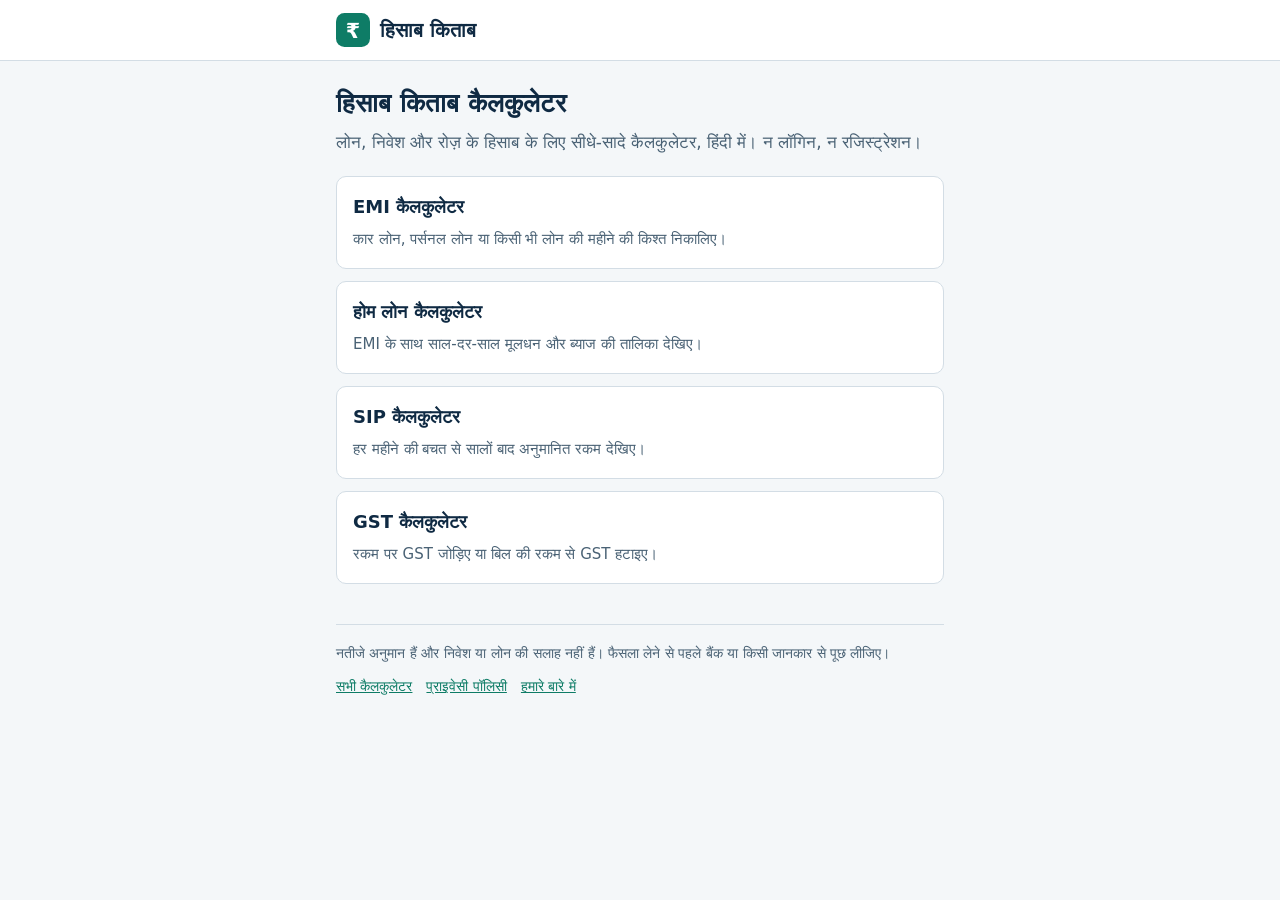
<file: index.html>
<!doctype html>
<html lang="hi">
<head>
<meta charset="utf-8">
<meta name="viewport" content="width=device-width, initial-scale=1">
<title>हिसाब किताब कैलकुलेटर: EMI, होम लोन, SIP, GST और बाकी हिसाब एक जगह</title>
<meta name="description" content="हिंदी में मुफ्त EMI, होम लोन, SIP और GST कैलकुलेटर। राशि, दर और समय भरिए और तुरंत नतीजा देखिए। न लॉगिन, न रजिस्ट्रेशन।">
<link rel="stylesheet" href="style.css">
</head>
<body>
<header class="site"><div class="wrap"><a class="brand" href="/"><svg width="34" height="34" viewBox="0 0 36 36" aria-hidden="true"><rect width="36" height="36" rx="9" fill="#0e7c66"/><text x="18" y="26" text-anchor="middle" font-size="22" font-weight="700" fill="#ffffff" font-family="system-ui,sans-serif">₹</text></svg> हिसाब किताब</a></div></header>
<main class="wrap">
<h1>हिसाब किताब कैलकुलेटर</h1>
<p class="lead">लोन, निवेश और रोज़ के हिसाब के लिए सीधे-सादे कैलकुलेटर, हिंदी में। न लॉगिन, न रजिस्ट्रेशन।</p>
<ul class="tools">
<li><a href="emi-calculator"><strong>EMI कैलकुलेटर</strong><span>कार लोन, पर्सनल लोन या किसी भी लोन की महीने की किश्त निकालिए।</span></a></li>
<li><a href="home-loan-calculator"><strong>होम लोन कैलकुलेटर</strong><span>EMI के साथ साल-दर-साल मूलधन और ब्याज की तालिका देखिए।</span></a></li>
<li><a href="sip-calculator"><strong>SIP कैलकुलेटर</strong><span>हर महीने की बचत से सालों बाद अनुमानित रकम देखिए।</span></a></li>
<li><a href="gst-calculator"><strong>GST कैलकुलेटर</strong><span>रकम पर GST जोड़िए या बिल की रकम से GST हटाइए।</span></a></li>
</ul>
</main>
<div class="wrap"><footer><p>नतीजे अनुमान हैं और निवेश या लोन की सलाह नहीं हैं। फैसला लेने से पहले बैंक या किसी जानकार से पूछ लीजिए।</p><p class="flinks"><a href="/">सभी कैलकुलेटर</a><a href="privacy-policy">प्राइवेसी पॉलिसी</a><a href="about">हमारे बारे में</a></p></footer></div>
</body>
</html>
</file>
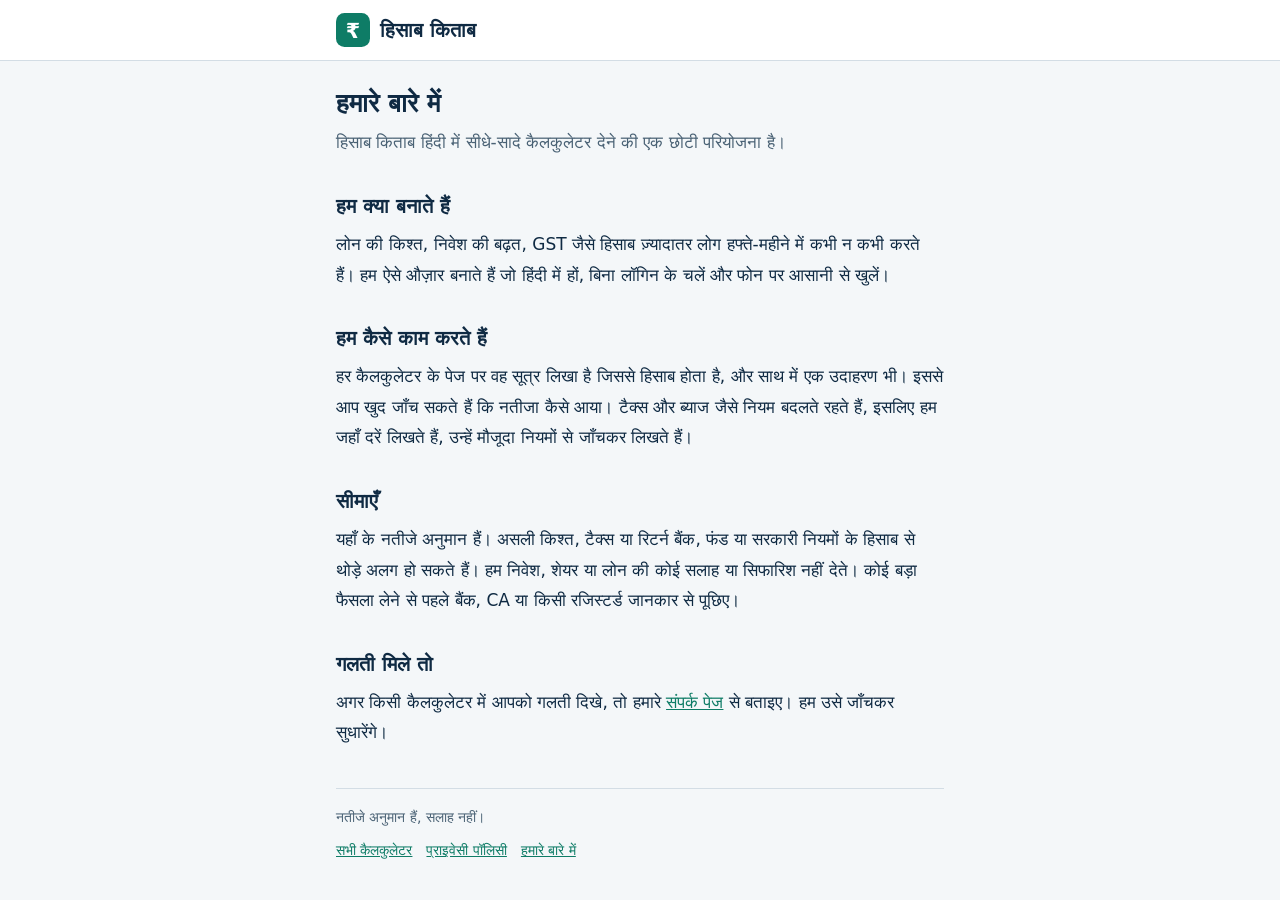
<file: about.html>
<!doctype html>
<html lang="hi">
<head>
<meta charset="utf-8">
<meta name="viewport" content="width=device-width, initial-scale=1">
<title>हमारे बारे में | हिसाब किताब</title>
<meta name="description" content="हिसाब किताब क्या है, हम कैलकुलेटर कैसे बनाते हैं और नतीजों की सीमाएँ क्या हैं।">
<link rel="stylesheet" href="style.css">
</head>
<body>
<header class="site"><div class="wrap"><a class="brand" href="/"><svg width="34" height="34" viewBox="0 0 36 36" aria-hidden="true"><rect width="36" height="36" rx="9" fill="#0e7c66"/><text x="18" y="26" text-anchor="middle" font-size="22" font-weight="700" fill="#ffffff" font-family="system-ui,sans-serif">₹</text></svg> हिसाब किताब</a></div></header>
<main class="wrap">
<h1>हमारे बारे में</h1>
<p class="lead">हिसाब किताब हिंदी में सीधे-सादे कैलकुलेटर देने की एक छोटी परियोजना है।</p>

<h2>हम क्या बनाते हैं</h2>
<p>लोन की किश्त, निवेश की बढ़त, GST जैसे हिसाब ज़्यादातर लोग हफ्ते-महीने में कभी न कभी करते हैं। हम ऐसे औज़ार बनाते हैं जो हिंदी में हों, बिना लॉगिन के चलें और फोन पर आसानी से खुलें।</p>

<h2>हम कैसे काम करते हैं</h2>
<p>हर कैलकुलेटर के पेज पर वह सूत्र लिखा है जिससे हिसाब होता है, और साथ में एक उदाहरण भी। इससे आप खुद जाँच सकते हैं कि नतीजा कैसे आया। टैक्स और ब्याज जैसे नियम बदलते रहते हैं, इसलिए हम जहाँ दरें लिखते हैं, उन्हें मौजूदा नियमों से जाँचकर लिखते हैं।</p>

<h2>सीमाएँ</h2>
<p>यहाँ के नतीजे अनुमान हैं। असली किश्त, टैक्स या रिटर्न बैंक, फंड या सरकारी नियमों के हिसाब से थोड़े अलग हो सकते हैं। हम निवेश, शेयर या लोन की कोई सलाह या सिफारिश नहीं देते। कोई बड़ा फैसला लेने से पहले बैंक, CA या किसी रजिस्टर्ड जानकार से पूछिए।</p>

<h2>गलती मिले तो</h2>
<p>अगर किसी कैलकुलेटर में आपको गलती दिखे, तो हमारे <a href="contact">संपर्क पेज</a> से बताइए। हम उसे जाँचकर सुधारेंगे।</p>
</main>
<div class="wrap"><footer><p>नतीजे अनुमान हैं, सलाह नहीं।</p><p class="flinks"><a href="/">सभी कैलकुलेटर</a><a href="privacy-policy">प्राइवेसी पॉलिसी</a><a href="about">हमारे बारे में</a></p></footer></div>
</body>
</html>
</file>
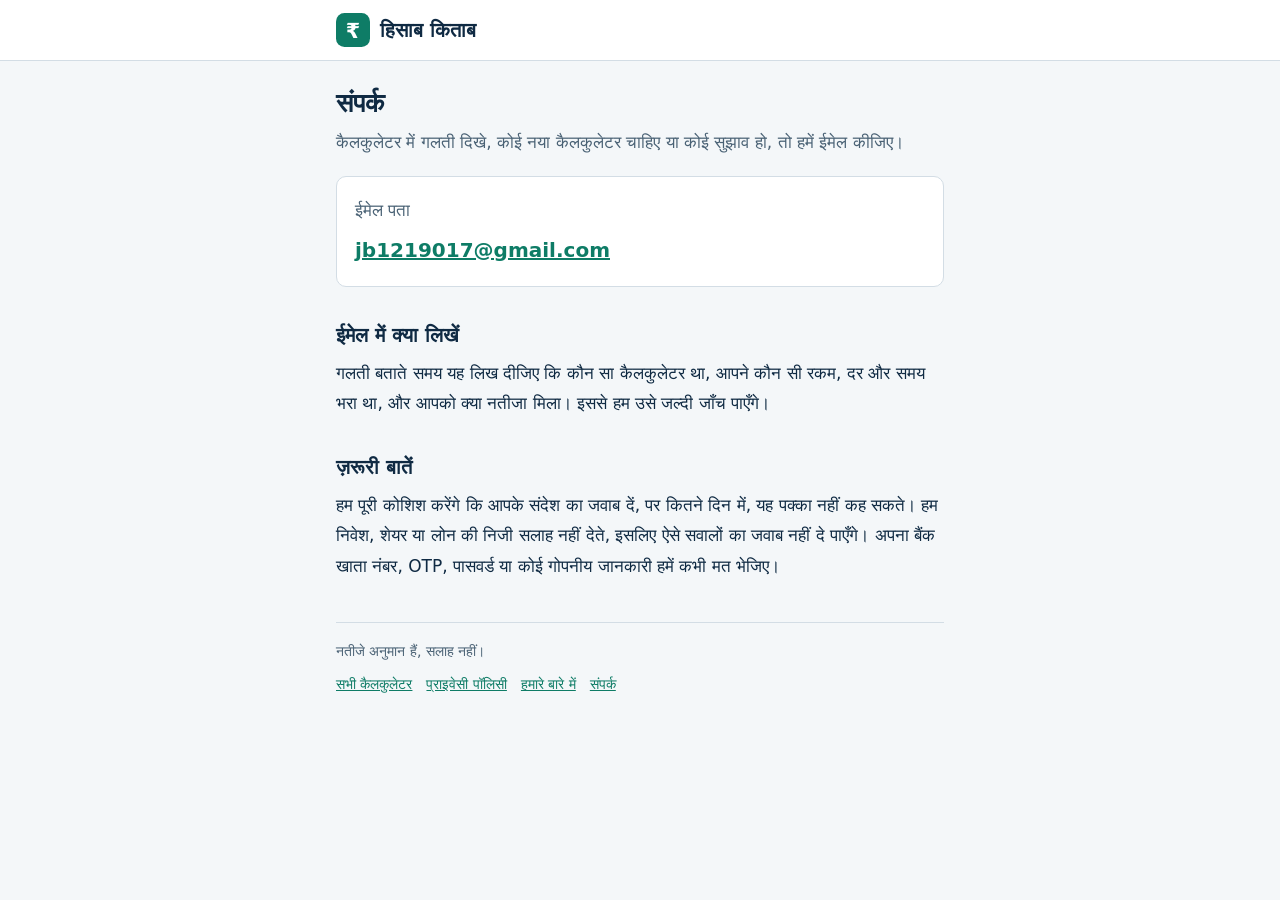
<file: contact.html>
<!doctype html>
<html lang="hi">
<head>
<meta charset="utf-8">
<meta name="viewport" content="width=device-width, initial-scale=1">
<title>संपर्क | हिसाब किताब</title>
<meta name="description" content="हिसाब किताब कैलकुलेटर में गलती बताने, सुझाव देने या कोई सवाल पूछने के लिए ईमेल से संपर्क कीजिए।">
<link rel="stylesheet" href="style.css">
</head>
<body>
<header class="site"><div class="wrap"><a class="brand" href="/"><svg width="34" height="34" viewBox="0 0 36 36" aria-hidden="true"><rect width="36" height="36" rx="9" fill="#0e7c66"/><text x="18" y="26" text-anchor="middle" font-size="22" font-weight="700" fill="#ffffff" font-family="system-ui,sans-serif">₹</text></svg> हिसाब किताब</a></div></header>
<main class="wrap">
<h1>संपर्क</h1>
<p class="lead">कैलकुलेटर में गलती दिखे, कोई नया कैलकुलेटर चाहिए या कोई सुझाव हो, तो हमें ईमेल कीजिए।</p>

<div class="tool">
<p style="margin:0 0 6px;color:var(--muted)">ईमेल पता</p>
<p style="margin:0;font-size:20px;font-weight:700"><a href="mailto:jb1219017@gmail.com">jb1219017@gmail.com</a></p>
</div>

<h2>ईमेल में क्या लिखें</h2>
<p>गलती बताते समय यह लिख दीजिए कि कौन सा कैलकुलेटर था, आपने कौन सी रकम, दर और समय भरा था, और आपको क्या नतीजा मिला। इससे हम उसे जल्दी जाँच पाएँगे।</p>

<h2>ज़रूरी बातें</h2>
<p>हम पूरी कोशिश करेंगे कि आपके संदेश का जवाब दें, पर कितने दिन में, यह पक्का नहीं कह सकते। हम निवेश, शेयर या लोन की निजी सलाह नहीं देते, इसलिए ऐसे सवालों का जवाब नहीं दे पाएँगे। अपना बैंक खाता नंबर, OTP, पासवर्ड या कोई गोपनीय जानकारी हमें कभी मत भेजिए।</p>
</main>
<div class="wrap"><footer><p>नतीजे अनुमान हैं, सलाह नहीं।</p><p class="flinks"><a href="/">सभी कैलकुलेटर</a><a href="privacy-policy">प्राइवेसी पॉलिसी</a><a href="about">हमारे बारे में</a><a href="contact">संपर्क</a></p></footer></div>
</body>
</html>
</file>
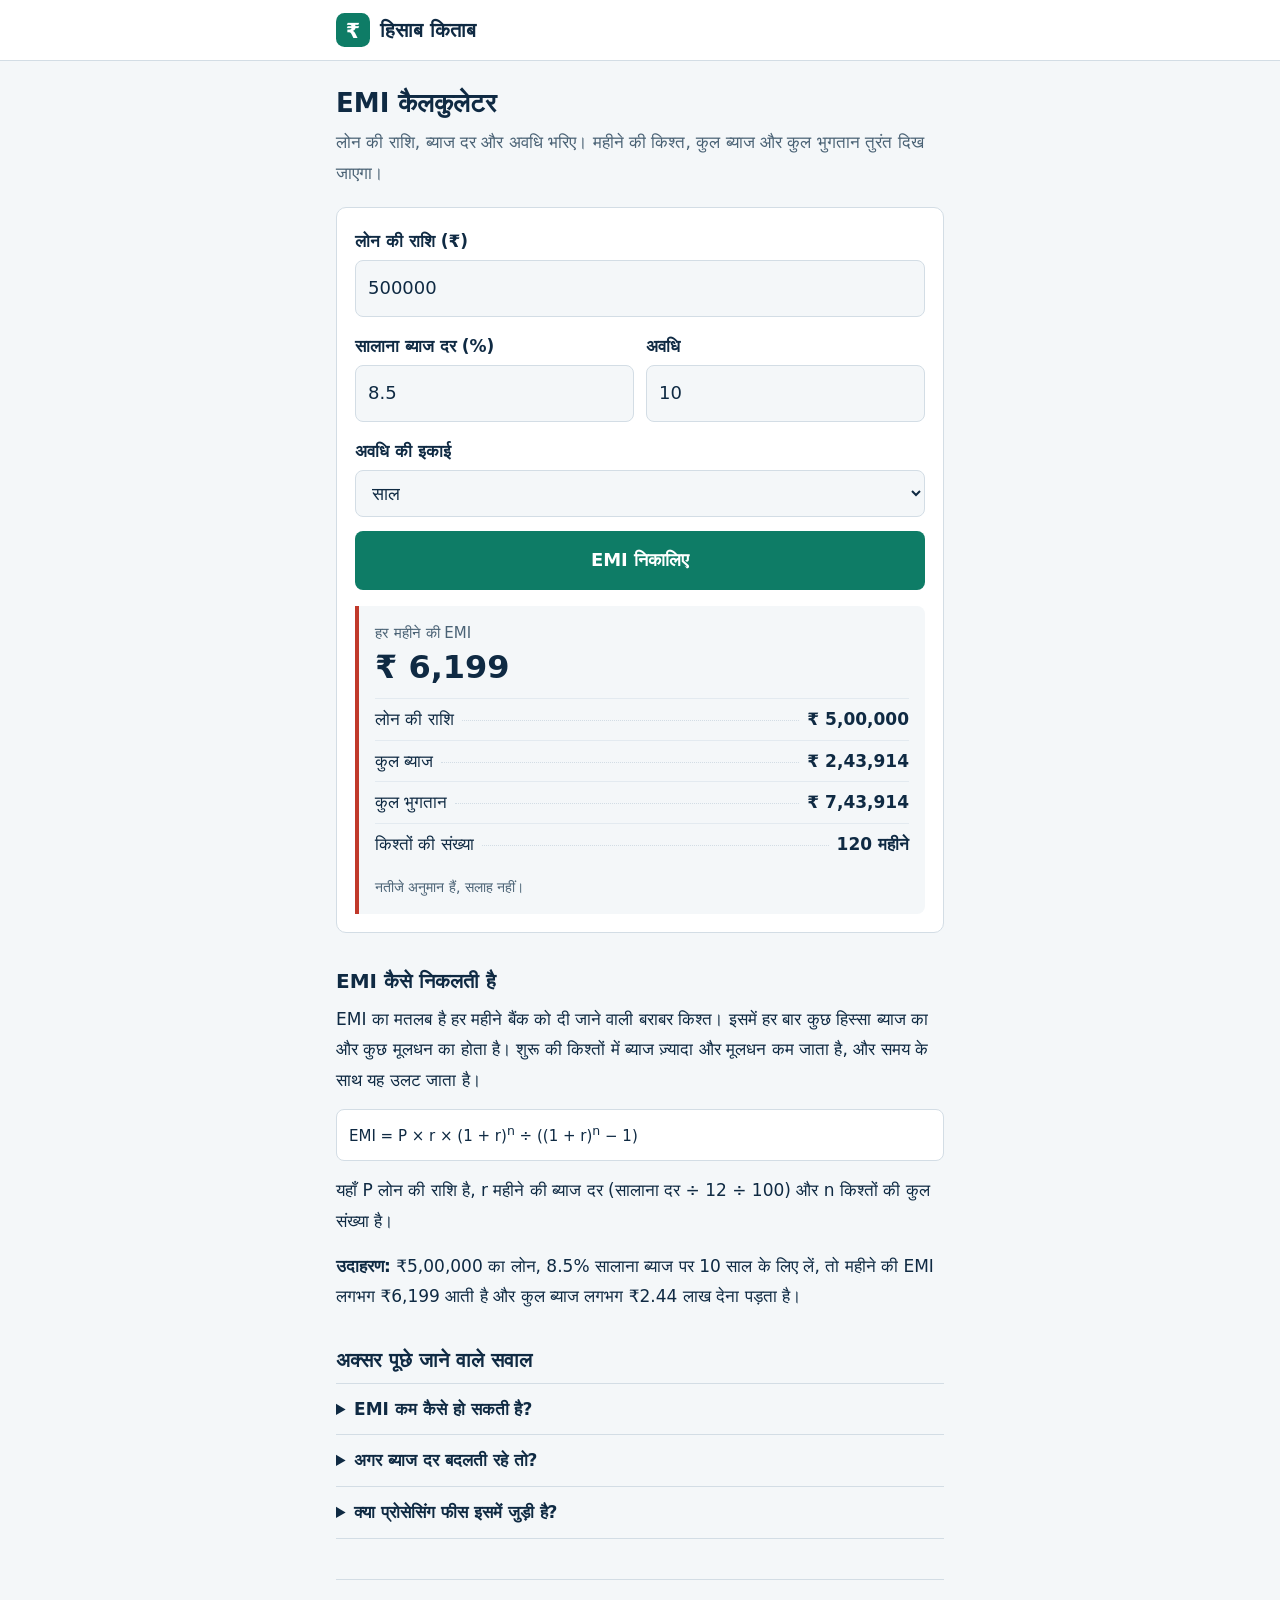
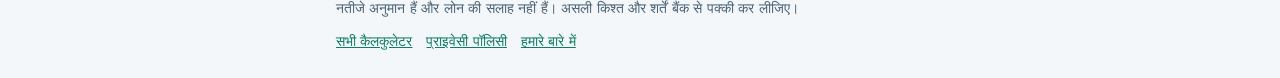
<file: emi-calculator.html>
<!doctype html>
<html lang="hi">
<head>
<meta charset="utf-8">
<meta name="viewport" content="width=device-width, initial-scale=1">
<title>EMI कैलकुलेटर: लोन की महीने की किश्त निकालिए | हिसाब किताब</title>
<meta name="description" content="लोन की राशि, ब्याज दर और अवधि भरकर तुरंत EMI, कुल ब्याज और कुल भुगतान देखिए। होम लोन, कार लोन और पर्सनल लोन के लिए मुफ्त हिंदी कैलकुलेटर।">
<link rel="stylesheet" href="style.css">
</head>
<body>
<header class="site"><div class="wrap"><a class="brand" href="/"><svg width="34" height="34" viewBox="0 0 36 36" aria-hidden="true"><rect width="36" height="36" rx="9" fill="#0e7c66"/><text x="18" y="26" text-anchor="middle" font-size="22" font-weight="700" fill="#ffffff" font-family="system-ui,sans-serif">₹</text></svg> हिसाब किताब</a></div></header>
<main class="wrap">
<h1>EMI कैलकुलेटर</h1>
<p class="lead">लोन की राशि, ब्याज दर और अवधि भरिए। महीने की किश्त, कुल ब्याज और कुल भुगतान तुरंत दिख जाएगा।</p>

<form class="tool" data-calc="emi" autocomplete="off">
  <div class="field"><label for="amount">लोन की राशि (₹)</label>
  <input id="amount" name="amount" type="number" inputmode="decimal" step="any" min="0" value="500000"></div>
  <div class="row">
    <div class="field"><label for="rate">सालाना ब्याज दर (%)</label>
    <input id="rate" name="rate" type="number" inputmode="decimal" step="any" min="0" value="8.5"></div>
    <div class="field"><label for="tenure">अवधि</label>
    <input id="tenure" name="tenure" type="number" inputmode="decimal" step="any" min="0" value="10"></div>
  </div>
  <div class="field"><label for="unit">अवधि की इकाई</label>
  <select id="unit" name="unit"><option value="years">साल</option><option value="months">महीने</option></select></div>
  <button class="go" type="submit">EMI निकालिए</button>
  <div id="result" aria-live="polite" hidden></div>
</form>

<h2>EMI कैसे निकलती है</h2>
<p>EMI का मतलब है हर महीने बैंक को दी जाने वाली बराबर किश्त। इसमें हर बार कुछ हिस्सा ब्याज का और कुछ मूलधन का होता है। शुरू की किश्तों में ब्याज ज़्यादा और मूलधन कम जाता है, और समय के साथ यह उलट जाता है।</p>
<p class="formula">EMI = P × r × (1 + r)<sup>n</sup> ÷ ((1 + r)<sup>n</sup> − 1)</p>
<p>यहाँ P लोन की राशि है, r महीने की ब्याज दर (सालाना दर ÷ 12 ÷ 100) और n किश्तों की कुल संख्या है।</p>
<p><strong>उदाहरण:</strong> ₹5,00,000 का लोन, 8.5% सालाना ब्याज पर 10 साल के लिए लें, तो महीने की EMI लगभग ₹6,199 आती है और कुल ब्याज लगभग ₹2.44 लाख देना पड़ता है।</p>

<h2>अक्सर पूछे जाने वाले सवाल</h2>
<details><summary>EMI कम कैसे हो सकती है?</summary>
<p>तीन तरीके हैं: अवधि बढ़ाना, ज़्यादा रकम पहले (डाउन पेमेंट) देना, या कम ब्याज दर वाले बैंक में लोन ट्रांसफर करवाना। अवधि बढ़ाने से EMI घटती है, पर कुल ब्याज बढ़ जाता है।</p></details>
<details><summary>अगर ब्याज दर बदलती रहे तो?</summary>
<p>यह कैलकुलेटर पूरी अवधि में एक ही ब्याज दर मानता है। फ्लोटिंग दर वाले लोन में दर बदलने पर EMI या अवधि बदल सकती है।</p></details>
<details><summary>क्या प्रोसेसिंग फीस इसमें जुड़ी है?</summary>
<p>नहीं। प्रोसेसिंग फीस, बीमा और दूसरे शुल्क इसमें शामिल नहीं हैं, इसलिए बैंक की असली किश्त थोड़ी अलग हो सकती है।</p></details>
</main>
<div class="wrap"><footer><p>नतीजे अनुमान हैं और लोन की सलाह नहीं हैं। असली किश्त और शर्तें बैंक से पक्की कर लीजिए।</p><p class="flinks"><a href="/">सभी कैलकुलेटर</a><a href="privacy-policy">प्राइवेसी पॉलिसी</a><a href="about">हमारे बारे में</a></p></footer></div>
<script src="app.js"></script>
</body>
</html>
</file>
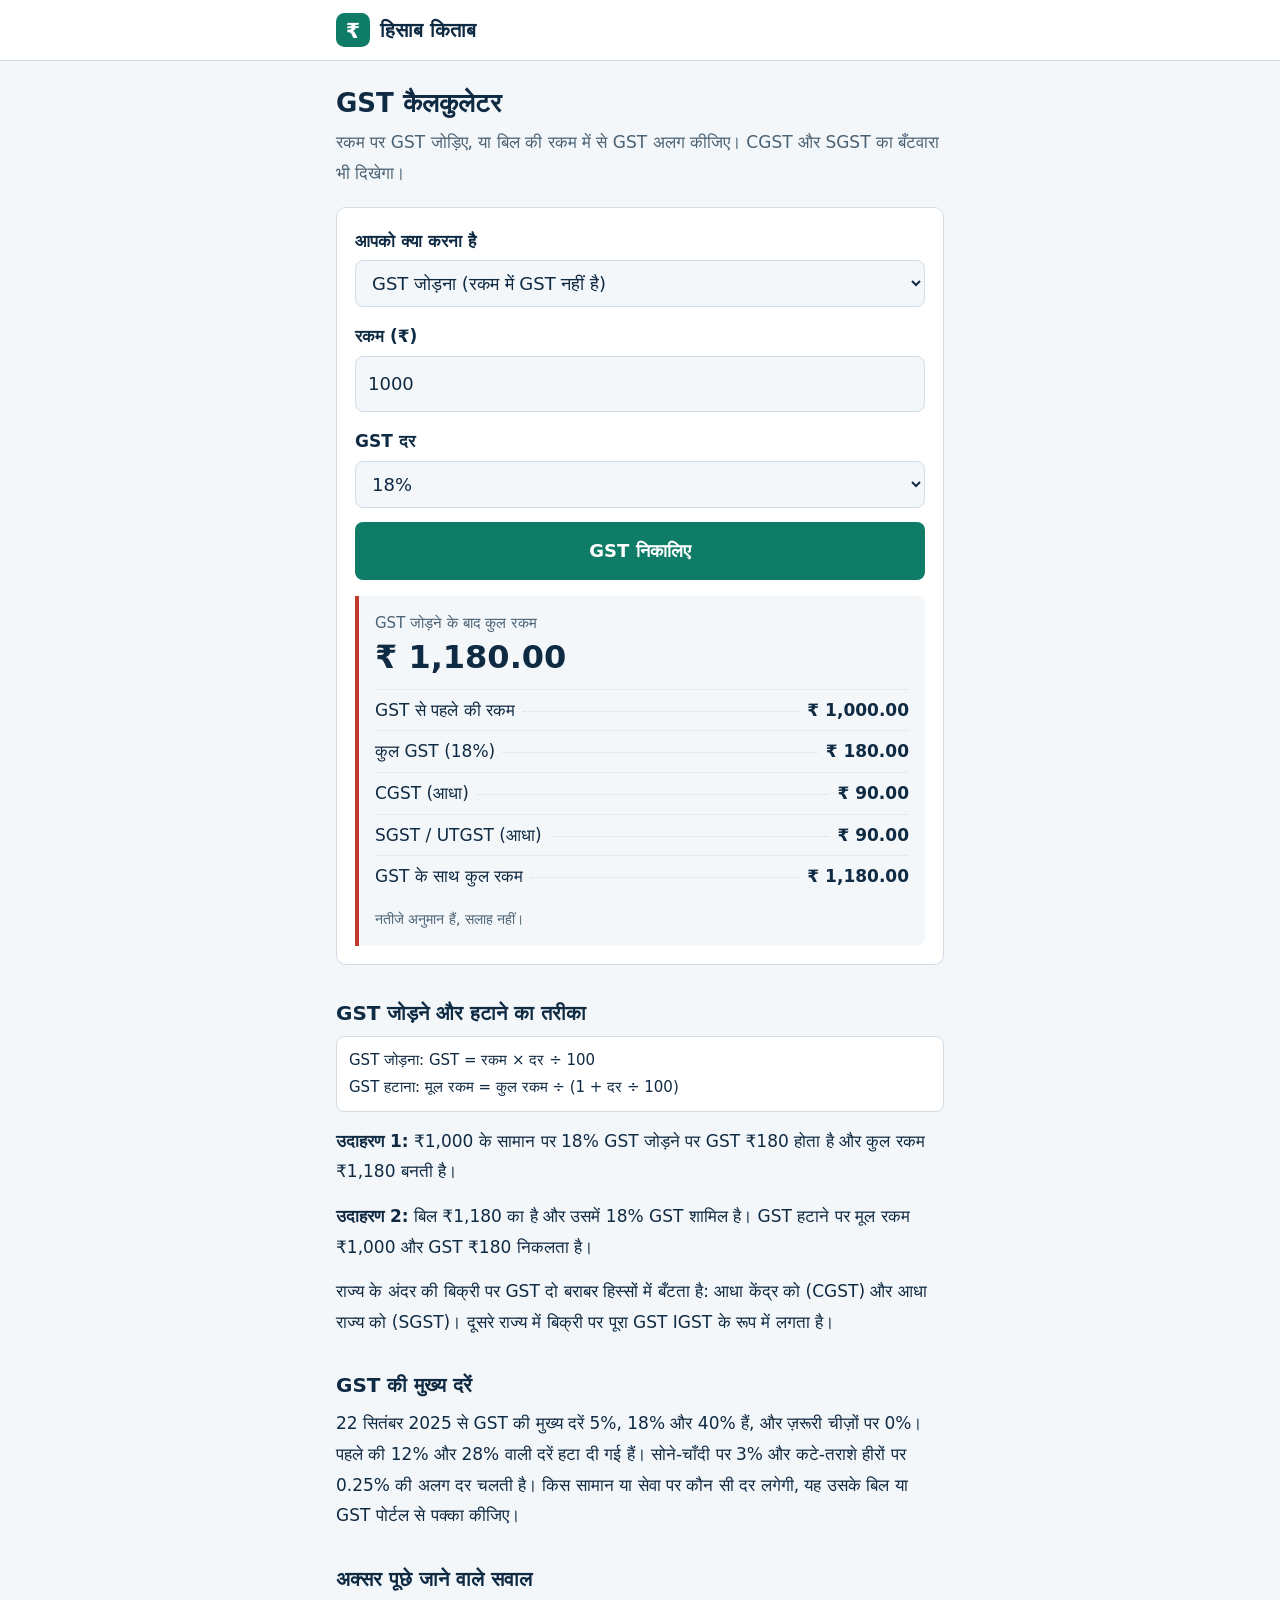
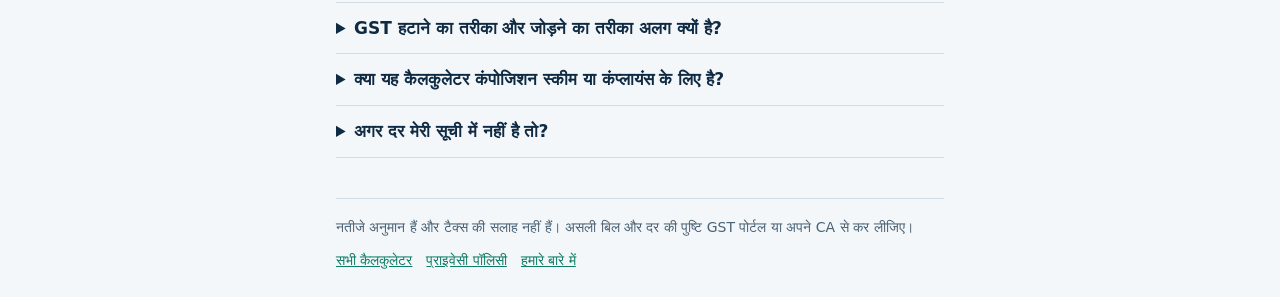
<file: gst-calculator.html>
<!doctype html>
<html lang="hi">
<head>
<meta charset="utf-8">
<meta name="viewport" content="width=device-width, initial-scale=1">
<title>GST कैलकुलेटर: GST जोड़िए या हटाइए | हिसाब किताब</title>
<meta name="description" content="रकम और GST दर चुनकर GST जोड़िए या बिल की रकम से GST हटाइए। CGST और SGST का बँटवारा भी तुरंत दिखता है। मुफ्त हिंदी GST कैलकुलेटर।">
<link rel="stylesheet" href="style.css">
</head>
<body>
<header class="site"><div class="wrap"><a class="brand" href="/"><svg width="34" height="34" viewBox="0 0 36 36" aria-hidden="true"><rect width="36" height="36" rx="9" fill="#0e7c66"/><text x="18" y="26" text-anchor="middle" font-size="22" font-weight="700" fill="#ffffff" font-family="system-ui,sans-serif">₹</text></svg> हिसाब किताब</a></div></header>
<main class="wrap">
<h1>GST कैलकुलेटर</h1>
<p class="lead">रकम पर GST जोड़िए, या बिल की रकम में से GST अलग कीजिए। CGST और SGST का बँटवारा भी दिखेगा।</p>

<form class="tool" data-calc="gst" autocomplete="off">
  <div class="field"><label for="mode">आपको क्या करना है</label>
  <select id="mode" name="mode"><option value="add">GST जोड़ना (रकम में GST नहीं है)</option><option value="remove">GST हटाना (रकम में GST शामिल है)</option></select></div>
  <div class="field"><label for="amount">रकम (₹)</label>
  <input id="amount" name="amount" type="number" inputmode="decimal" step="any" min="0" value="1000"></div>
  <div class="field"><label for="rate">GST दर</label>
  <select id="rate" name="rate">
    <option value="0">0%</option>
    <option value="0.25">0.25% (कटे-तराशे हीरे)</option>
    <option value="3">3% (सोना-चाँदी)</option>
    <option value="5">5%</option>
    <option value="18" selected>18%</option>
    <option value="40">40%</option>
  </select></div>
  <button class="go" type="submit">GST निकालिए</button>
  <div id="result" aria-live="polite" hidden></div>
</form>

<h2>GST जोड़ने और हटाने का तरीका</h2>
<p class="formula">GST जोड़ना: GST = रकम × दर ÷ 100<br>GST हटाना: मूल रकम = कुल रकम ÷ (1 + दर ÷ 100)</p>
<p><strong>उदाहरण 1:</strong> ₹1,000 के सामान पर 18% GST जोड़ने पर GST ₹180 होता है और कुल रकम ₹1,180 बनती है।</p>
<p><strong>उदाहरण 2:</strong> बिल ₹1,180 का है और उसमें 18% GST शामिल है। GST हटाने पर मूल रकम ₹1,000 और GST ₹180 निकलता है।</p>
<p>राज्य के अंदर की बिक्री पर GST दो बराबर हिस्सों में बँटता है: आधा केंद्र को (CGST) और आधा राज्य को (SGST)। दूसरे राज्य में बिक्री पर पूरा GST IGST के रूप में लगता है।</p>

<h2>GST की मुख्य दरें</h2>
<p>22 सितंबर 2025 से GST की मुख्य दरें 5%, 18% और 40% हैं, और ज़रूरी चीज़ों पर 0%। पहले की 12% और 28% वाली दरें हटा दी गई हैं। सोने-चाँदी पर 3% और कटे-तराशे हीरों पर 0.25% की अलग दर चलती है। किस सामान या सेवा पर कौन सी दर लगेगी, यह उसके बिल या GST पोर्टल से पक्का कीजिए।</p>

<h2>अक्सर पूछे जाने वाले सवाल</h2>
<details><summary>GST हटाने का तरीका और जोड़ने का तरीका अलग क्यों है?</summary>
<p>क्योंकि GST मूल रकम पर लगता है, कुल रकम पर नहीं। कुल रकम से 18% सीधे घटाने पर गलत नतीजा आएगा। सही तरीका है कुल रकम को 1.18 से भाग देना।</p></details>
<details><summary>क्या यह कैलकुलेटर कंपोजिशन स्कीम या कंप्लायंस के लिए है?</summary>
<p>नहीं। यह सिर्फ़ रकम पर GST का सीधा हिसाब करता है। रिटर्न भरने या कंपोजिशन स्कीम के लिए अपने CA या GST पोर्टल की मदद लीजिए।</p></details>
<details><summary>अगर दर मेरी सूची में नहीं है तो?</summary>
<p>इस कैलकुलेटर में सिर्फ़ मौजूदा चालू दरें हैं। पुराने बिलों (22 सितंबर 2025 से पहले) में 12% या 28% जैसी दरें हो सकती हैं, जिन्हें यहाँ नहीं चुना जा सकता।</p></details>
</main>
<div class="wrap"><footer><p>नतीजे अनुमान हैं और टैक्स की सलाह नहीं हैं। असली बिल और दर की पुष्टि GST पोर्टल या अपने CA से कर लीजिए।</p><p class="flinks"><a href="/">सभी कैलकुलेटर</a><a href="privacy-policy">प्राइवेसी पॉलिसी</a><a href="about">हमारे बारे में</a></p></footer></div>
<script src="app.js"></script>
</body>
</html>
</file>
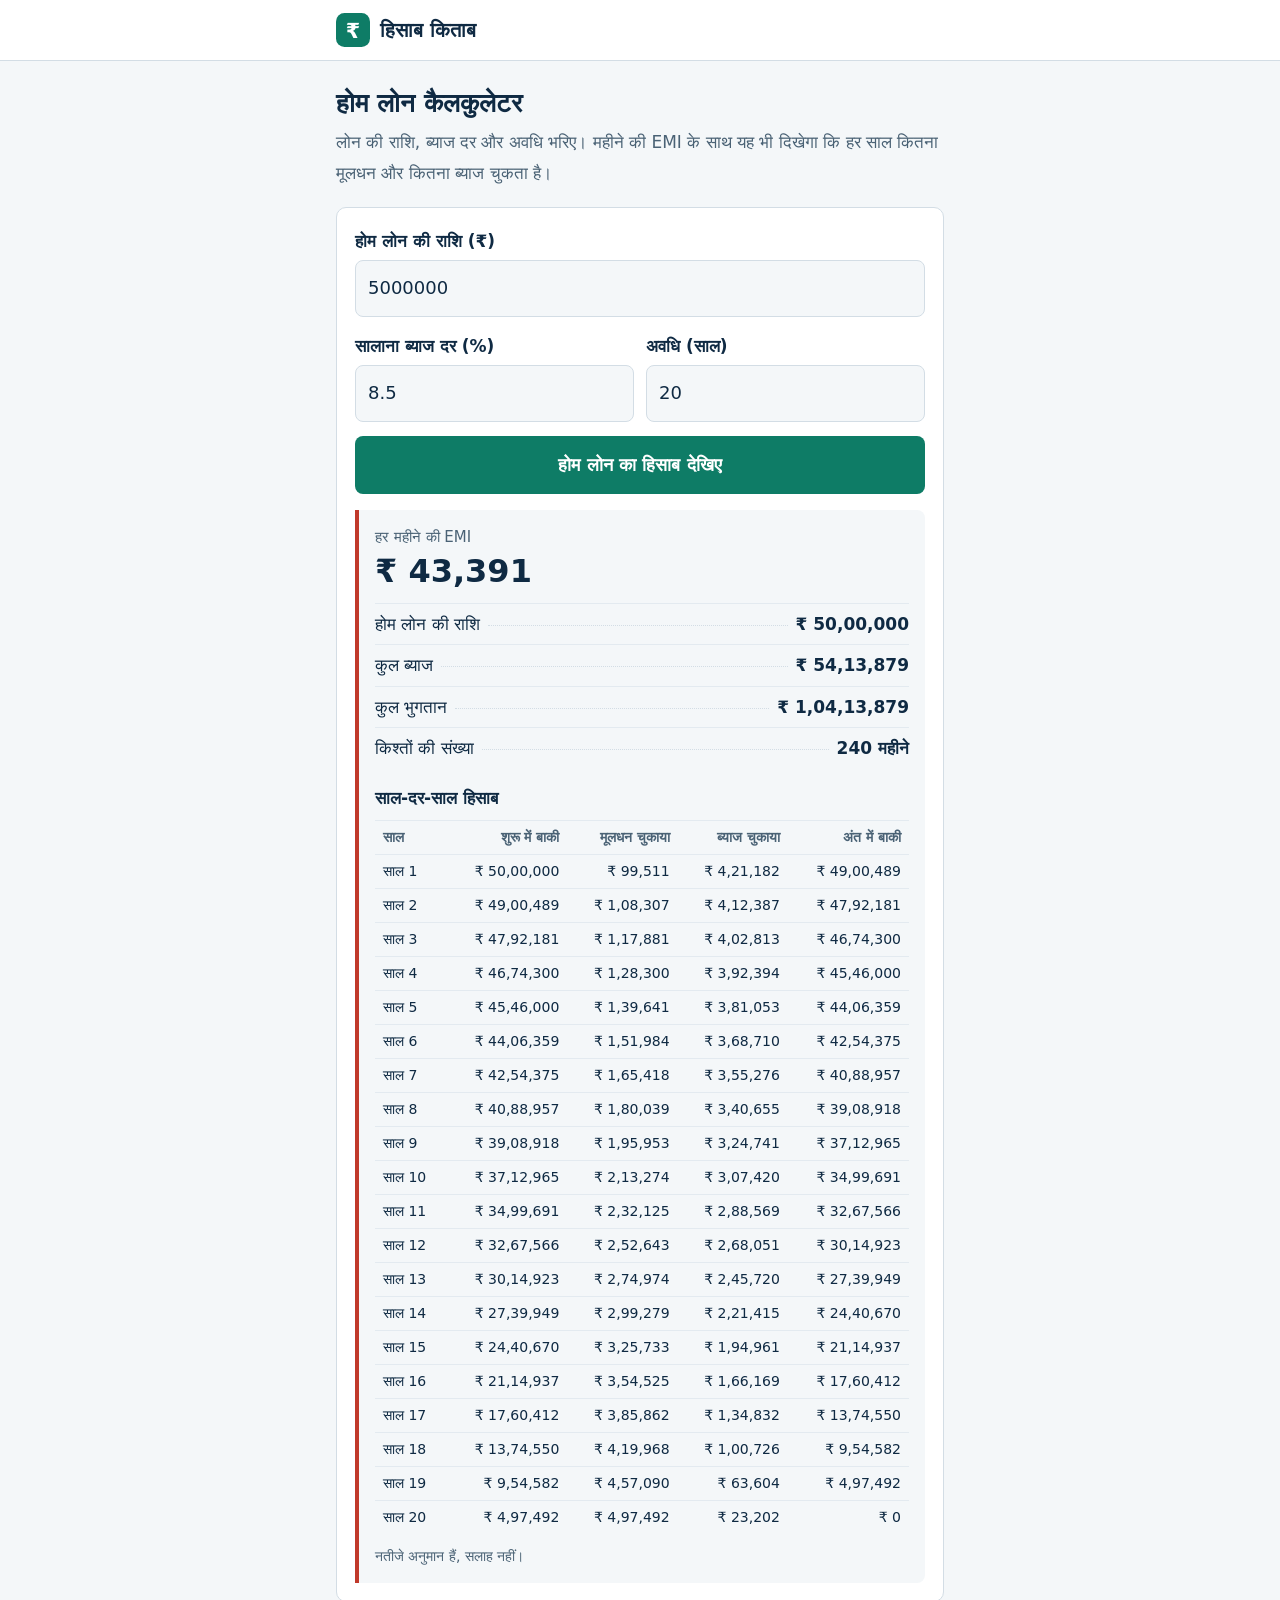
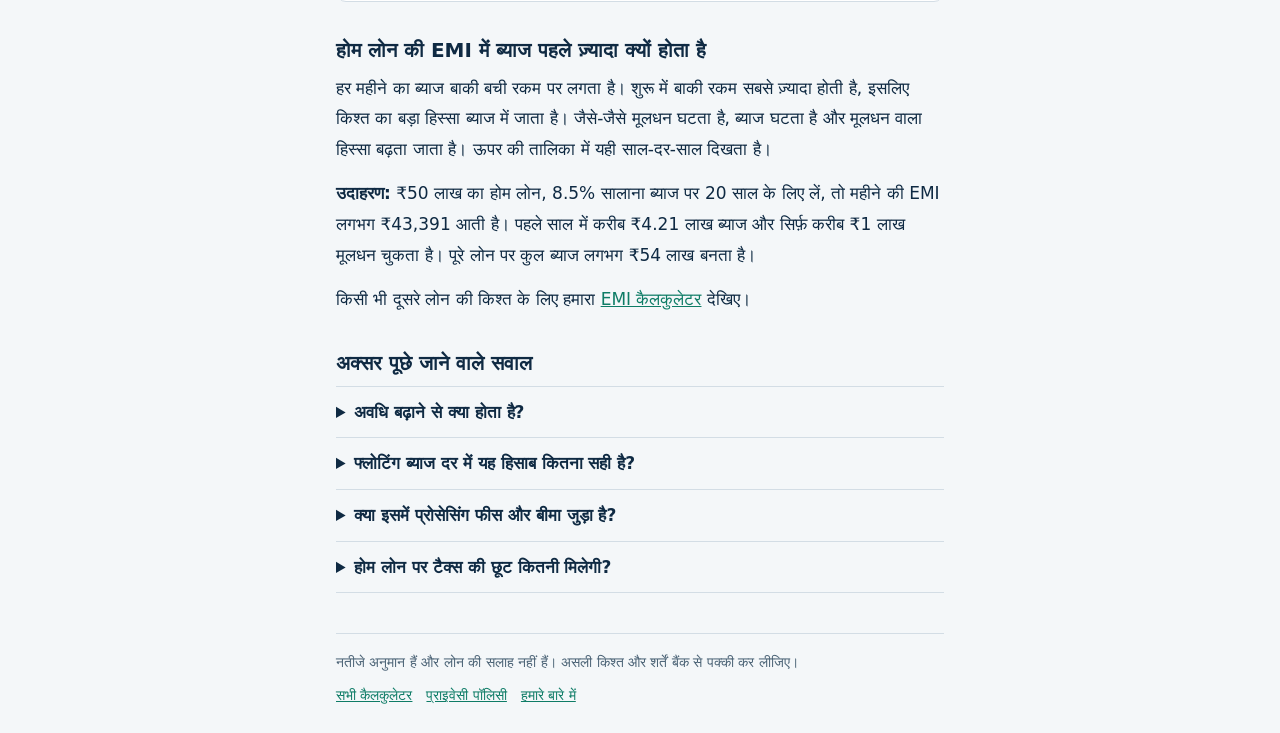
<file: home-loan-calculator.html>
<!doctype html>
<html lang="hi">
<head>
<meta charset="utf-8">
<meta name="viewport" content="width=device-width, initial-scale=1">
<title>होम लोन कैलकुलेटर: EMI और साल-दर-साल हिसाब | हिसाब किताब</title>
<meta name="description" content="होम लोन की राशि, ब्याज दर और सालों की अवधि भरकर EMI, कुल ब्याज और साल-दर-साल बाकी रकम की तालिका देखिए। मुफ्त हिंदी होम लोन कैलकुलेटर।">
<link rel="stylesheet" href="style.css">
</head>
<body>
<header class="site"><div class="wrap"><a class="brand" href="/"><svg width="34" height="34" viewBox="0 0 36 36" aria-hidden="true"><rect width="36" height="36" rx="9" fill="#0e7c66"/><text x="18" y="26" text-anchor="middle" font-size="22" font-weight="700" fill="#ffffff" font-family="system-ui,sans-serif">₹</text></svg> हिसाब किताब</a></div></header>
<main class="wrap">
<h1>होम लोन कैलकुलेटर</h1>
<p class="lead">लोन की राशि, ब्याज दर और अवधि भरिए। महीने की EMI के साथ यह भी दिखेगा कि हर साल कितना मूलधन और कितना ब्याज चुकता है।</p>

<form class="tool" data-calc="homeloan" autocomplete="off">
  <div class="field"><label for="amount">होम लोन की राशि (₹)</label>
  <input id="amount" name="amount" type="number" inputmode="decimal" step="any" min="0" value="5000000"></div>
  <div class="row">
    <div class="field"><label for="rate">सालाना ब्याज दर (%)</label>
    <input id="rate" name="rate" type="number" inputmode="decimal" step="any" min="0" value="8.5"></div>
    <div class="field"><label for="years">अवधि (साल)</label>
    <input id="years" name="years" type="number" inputmode="decimal" step="any" min="1" value="20"></div>
  </div>
  <button class="go" type="submit">होम लोन का हिसाब देखिए</button>
  <div id="result" aria-live="polite" hidden></div>
</form>

<h2>होम लोन की EMI में ब्याज पहले ज़्यादा क्यों होता है</h2>
<p>हर महीने का ब्याज बाकी बची रकम पर लगता है। शुरू में बाकी रकम सबसे ज़्यादा होती है, इसलिए किश्त का बड़ा हिस्सा ब्याज में जाता है। जैसे-जैसे मूलधन घटता है, ब्याज घटता है और मूलधन वाला हिस्सा बढ़ता जाता है। ऊपर की तालिका में यही साल-दर-साल दिखता है।</p>
<p><strong>उदाहरण:</strong> ₹50 लाख का होम लोन, 8.5% सालाना ब्याज पर 20 साल के लिए लें, तो महीने की EMI लगभग ₹43,391 आती है। पहले साल में करीब ₹4.21 लाख ब्याज और सिर्फ़ करीब ₹1 लाख मूलधन चुकता है। पूरे लोन पर कुल ब्याज लगभग ₹54 लाख बनता है।</p>
<p>किसी भी दूसरे लोन की किश्त के लिए हमारा <a href="emi-calculator">EMI कैलकुलेटर</a> देखिए।</p>

<h2>अक्सर पूछे जाने वाले सवाल</h2>
<details><summary>अवधि बढ़ाने से क्या होता है?</summary>
<p>EMI घटती है, पर कुल ब्याज काफ़ी बढ़ जाता है। अलग-अलग साल डालकर देखिए कि कुल ब्याज कितना बदलता है।</p></details>
<details><summary>फ्लोटिंग ब्याज दर में यह हिसाब कितना सही है?</summary>
<p>यह कैलकुलेटर पूरी अवधि में एक ही ब्याज दर मानता है। फ्लोटिंग दर बदलने पर EMI या अवधि बदल सकती है, इसलिए असली हिसाब बैंक के स्टेटमेंट से मिलाइए।</p></details>
<details><summary>क्या इसमें प्रोसेसिंग फीस और बीमा जुड़ा है?</summary>
<p>नहीं। प्रोसेसिंग फीस, बीमा और दूसरे शुल्क इसमें शामिल नहीं हैं।</p></details>
<details><summary>होम लोन पर टैक्स की छूट कितनी मिलेगी?</summary>
<p>यह आपकी टैक्स व्यवस्था और मौजूदा नियमों पर निर्भर करता है, और नियम बदलते रहते हैं। इसके लिए किसी टैक्स जानकार या CA से पूछिए।</p></details>
</main>
<div class="wrap"><footer><p>नतीजे अनुमान हैं और लोन की सलाह नहीं हैं। असली किश्त और शर्तें बैंक से पक्की कर लीजिए।</p><p class="flinks"><a href="/">सभी कैलकुलेटर</a><a href="privacy-policy">प्राइवेसी पॉलिसी</a><a href="about">हमारे बारे में</a></p></footer></div>
<script src="app.js"></script>
</body>
</html>
</file>
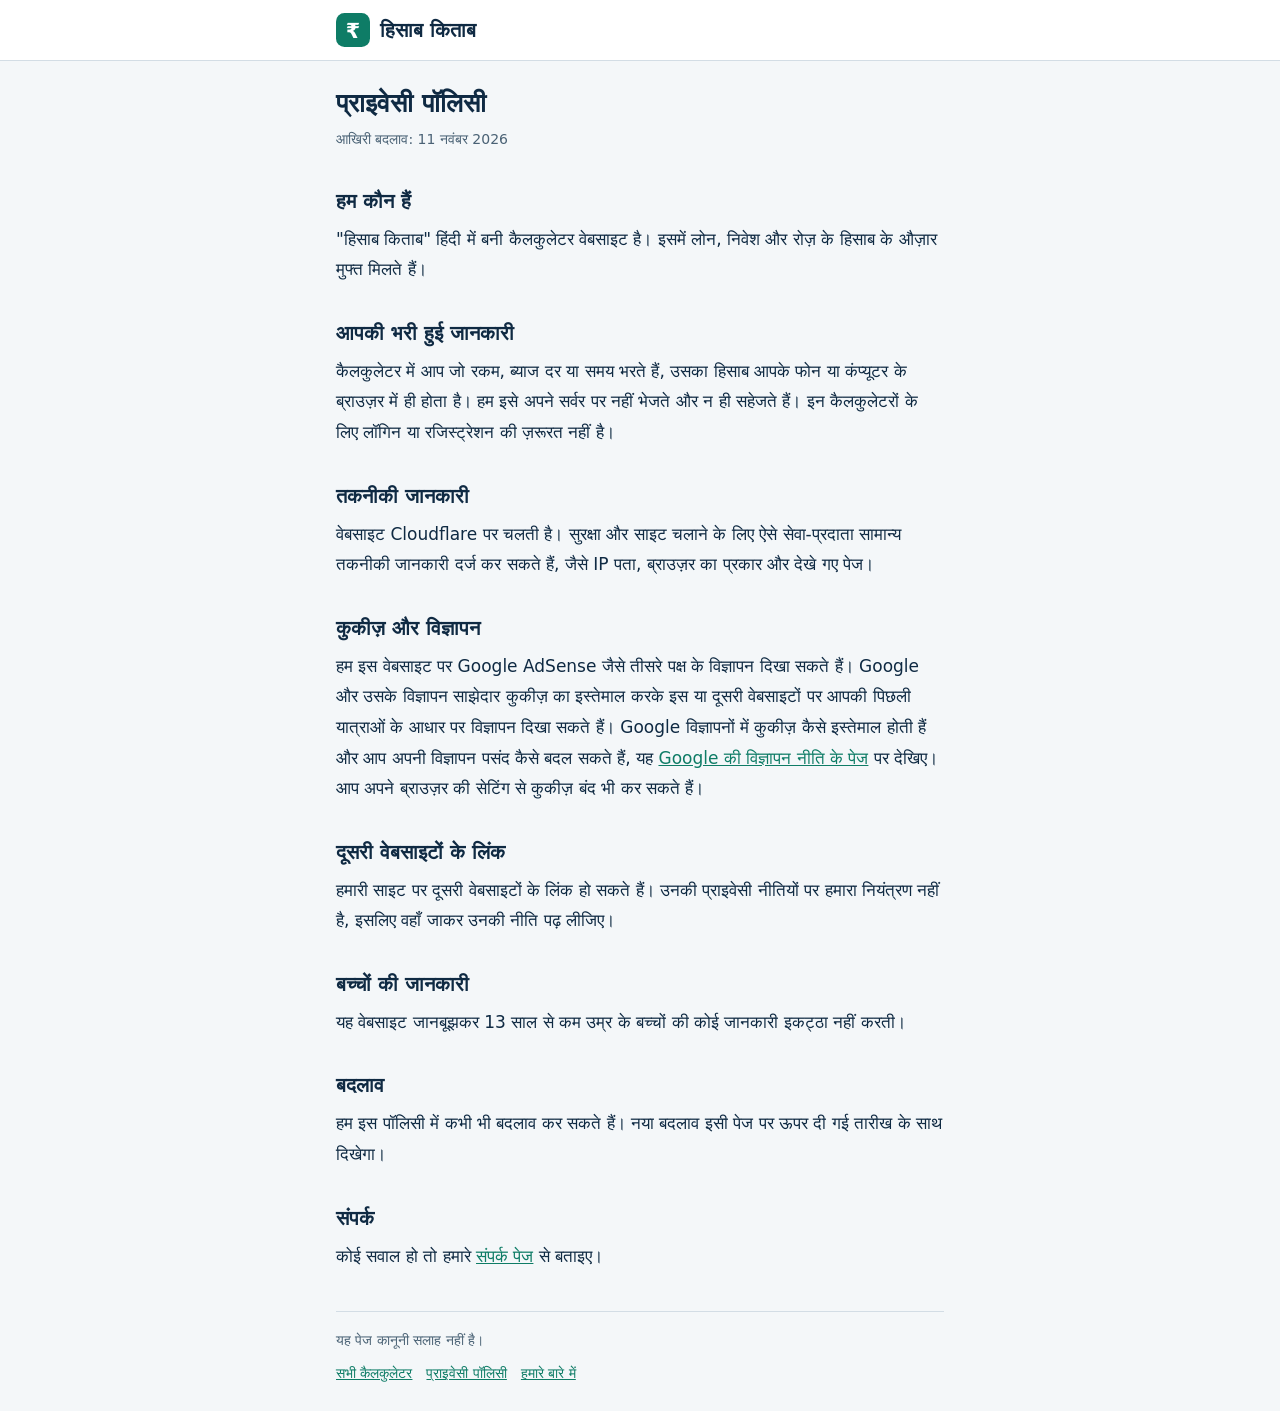
<file: privacy-policy.html>
<!doctype html>
<html lang="hi">
<head>
<meta charset="utf-8">
<meta name="viewport" content="width=device-width, initial-scale=1">
<title>प्राइवेसी पॉलिसी | हिसाब किताब</title>
<meta name="description" content="हिसाब किताब वेबसाइट आपकी कौन सी जानकारी इस्तेमाल करती है, कुकीज़ और विज्ञापन कैसे काम करते हैं, इसकी जानकारी।">
<link rel="stylesheet" href="style.css">
</head>
<body>
<header class="site"><div class="wrap"><a class="brand" href="/"><svg width="34" height="34" viewBox="0 0 36 36" aria-hidden="true"><rect width="36" height="36" rx="9" fill="#0e7c66"/><text x="18" y="26" text-anchor="middle" font-size="22" font-weight="700" fill="#ffffff" font-family="system-ui,sans-serif">₹</text></svg> हिसाब किताब</a></div></header>
<main class="wrap">
<h1>प्राइवेसी पॉलिसी</h1>
<p class="updated">आखिरी बदलाव: 11 नवंबर 2026</p>

<h2>हम कौन हैं</h2>
<p>"हिसाब किताब" हिंदी में बनी कैलकुलेटर वेबसाइट है। इसमें लोन, निवेश और रोज़ के हिसाब के औज़ार मुफ्त मिलते हैं।</p>

<h2>आपकी भरी हुई जानकारी</h2>
<p>कैलकुलेटर में आप जो रकम, ब्याज दर या समय भरते हैं, उसका हिसाब आपके फोन या कंप्यूटर के ब्राउज़र में ही होता है। हम इसे अपने सर्वर पर नहीं भेजते और न ही सहेजते हैं। इन कैलकुलेटरों के लिए लॉगिन या रजिस्ट्रेशन की ज़रूरत नहीं है।</p>

<h2>तकनीकी जानकारी</h2>
<p>वेबसाइट Cloudflare पर चलती है। सुरक्षा और साइट चलाने के लिए ऐसे सेवा-प्रदाता सामान्य तकनीकी जानकारी दर्ज कर सकते हैं, जैसे IP पता, ब्राउज़र का प्रकार और देखे गए पेज।</p>

<h2>कुकीज़ और विज्ञापन</h2>
<p>हम इस वेबसाइट पर Google AdSense जैसे तीसरे पक्ष के विज्ञापन दिखा सकते हैं। Google और उसके विज्ञापन साझेदार कुकीज़ का इस्तेमाल करके इस या दूसरी वेबसाइटों पर आपकी पिछली यात्राओं के आधार पर विज्ञापन दिखा सकते हैं। Google विज्ञापनों में कुकीज़ कैसे इस्तेमाल होती हैं और आप अपनी विज्ञापन पसंद कैसे बदल सकते हैं, यह <a href="https://policies.google.com/technologies/ads">Google की विज्ञापन नीति के पेज</a> पर देखिए। आप अपने ब्राउज़र की सेटिंग से कुकीज़ बंद भी कर सकते हैं।</p>

<h2>दूसरी वेबसाइटों के लिंक</h2>
<p>हमारी साइट पर दूसरी वेबसाइटों के लिंक हो सकते हैं। उनकी प्राइवेसी नीतियों पर हमारा नियंत्रण नहीं है, इसलिए वहाँ जाकर उनकी नीति पढ़ लीजिए।</p>

<h2>बच्चों की जानकारी</h2>
<p>यह वेबसाइट जानबूझकर 13 साल से कम उम्र के बच्चों की कोई जानकारी इकट्ठा नहीं करती।</p>

<h2>बदलाव</h2>
<p>हम इस पॉलिसी में कभी भी बदलाव कर सकते हैं। नया बदलाव इसी पेज पर ऊपर दी गई तारीख के साथ दिखेगा।</p>

<h2>संपर्क</h2>
<p>कोई सवाल हो तो हमारे <a href="contact">संपर्क पेज</a> से बताइए।</p>
</main>
<div class="wrap"><footer><p>यह पेज कानूनी सलाह नहीं है।</p><p class="flinks"><a href="/">सभी कैलकुलेटर</a><a href="privacy-policy">प्राइवेसी पॉलिसी</a><a href="about">हमारे बारे में</a></p></footer></div>
</body>
</html>
</file>
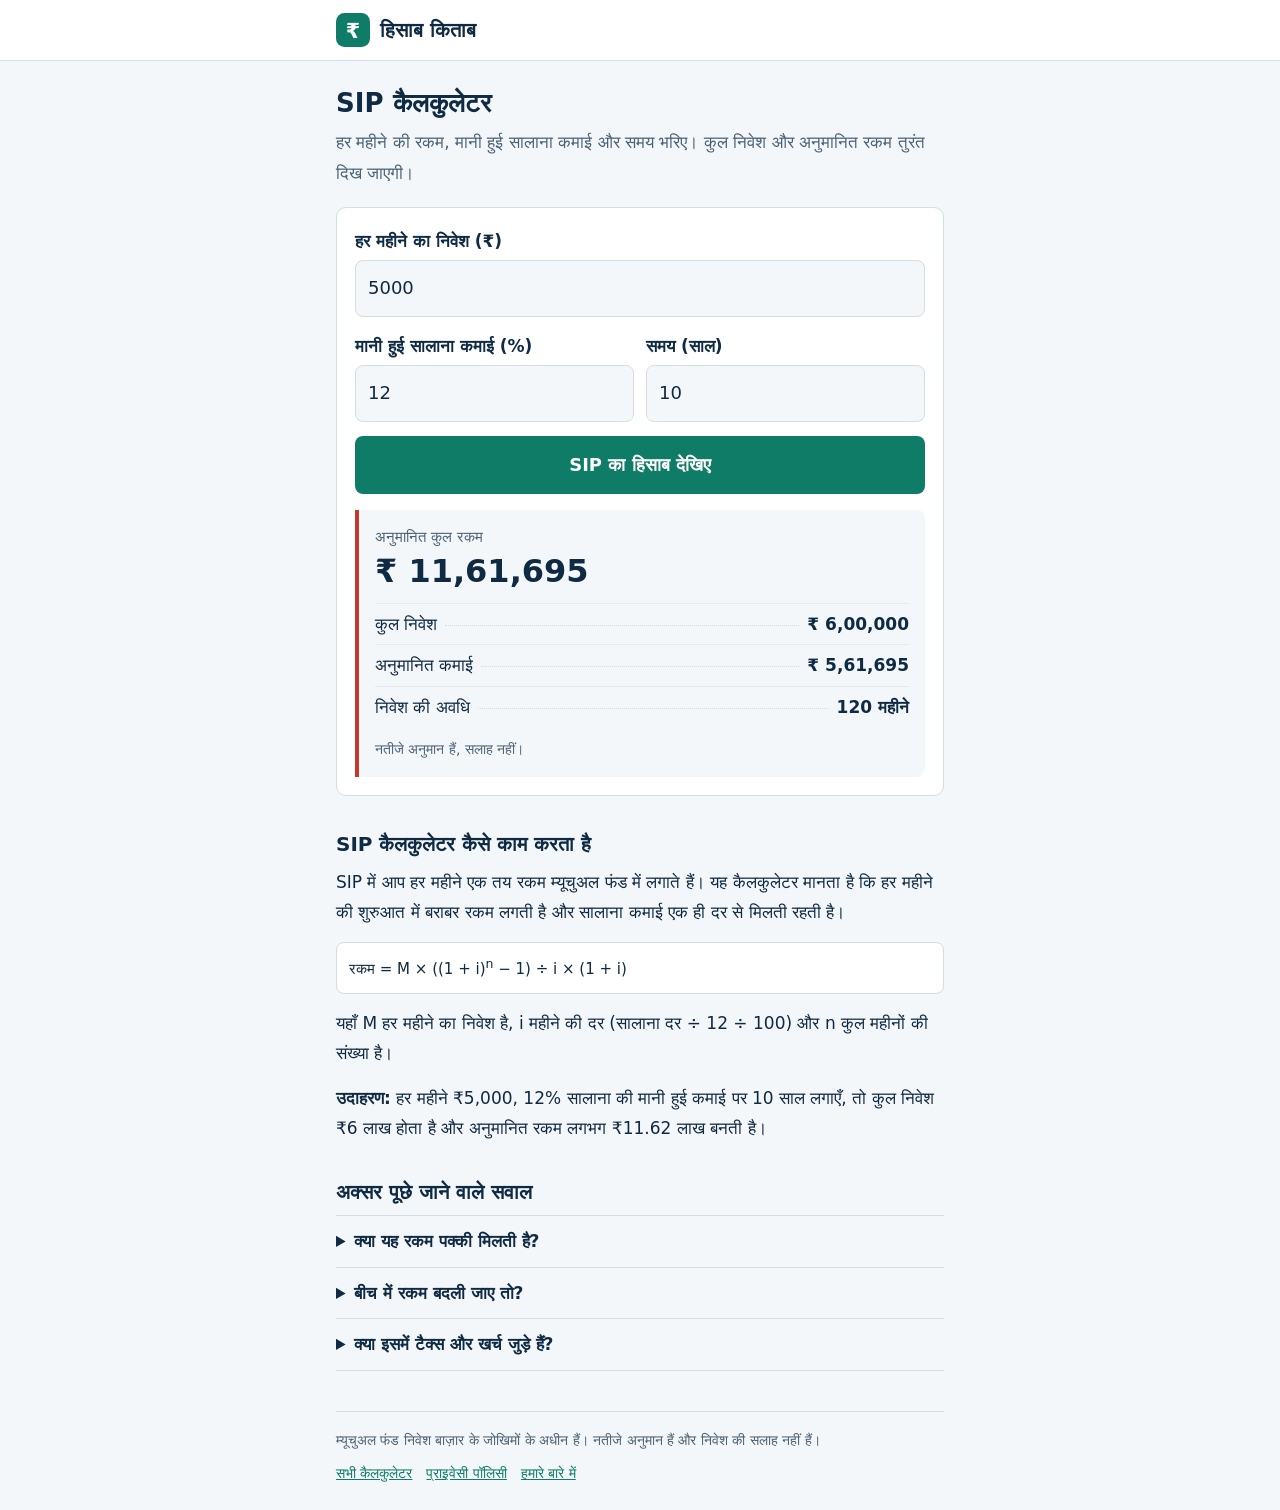
<file: sip-calculator.html>
<!doctype html>
<html lang="hi">
<head>
<meta charset="utf-8">
<meta name="viewport" content="width=device-width, initial-scale=1">
<title>SIP कैलकुलेटर: हर महीने के निवेश से अनुमानित रकम | हिसाब किताब</title>
<meta name="description" content="हर महीने की SIP रकम, अनुमानित सालाना रिटर्न और समय भरकर कुल निवेश और अनुमानित रकम देखिए। मुफ्त हिंदी SIP कैलकुलेटर।">
<link rel="stylesheet" href="style.css">
</head>
<body>
<header class="site"><div class="wrap"><a class="brand" href="/"><svg width="34" height="34" viewBox="0 0 36 36" aria-hidden="true"><rect width="36" height="36" rx="9" fill="#0e7c66"/><text x="18" y="26" text-anchor="middle" font-size="22" font-weight="700" fill="#ffffff" font-family="system-ui,sans-serif">₹</text></svg> हिसाब किताब</a></div></header>
<main class="wrap">
<h1>SIP कैलकुलेटर</h1>
<p class="lead">हर महीने की रकम, मानी हुई सालाना कमाई और समय भरिए। कुल निवेश और अनुमानित रकम तुरंत दिख जाएगी।</p>

<form class="tool" data-calc="sip" autocomplete="off">
  <div class="field"><label for="monthly">हर महीने का निवेश (₹)</label>
  <input id="monthly" name="monthly" type="number" inputmode="decimal" step="any" min="0" value="5000"></div>
  <div class="row">
    <div class="field"><label for="rate">मानी हुई सालाना कमाई (%)</label>
    <input id="rate" name="rate" type="number" inputmode="decimal" step="any" min="0" value="12"></div>
    <div class="field"><label for="years">समय (साल)</label>
    <input id="years" name="years" type="number" inputmode="decimal" step="any" min="0" value="10"></div>
  </div>
  <button class="go" type="submit">SIP का हिसाब देखिए</button>
  <div id="result" aria-live="polite" hidden></div>
</form>

<h2>SIP कैलकुलेटर कैसे काम करता है</h2>
<p>SIP में आप हर महीने एक तय रकम म्यूचुअल फंड में लगाते हैं। यह कैलकुलेटर मानता है कि हर महीने की शुरुआत में बराबर रकम लगती है और सालाना कमाई एक ही दर से मिलती रहती है।</p>
<p class="formula">रकम = M × ((1 + i)<sup>n</sup> − 1) ÷ i × (1 + i)</p>
<p>यहाँ M हर महीने का निवेश है, i महीने की दर (सालाना दर ÷ 12 ÷ 100) और n कुल महीनों की संख्या है।</p>
<p><strong>उदाहरण:</strong> हर महीने ₹5,000, 12% सालाना की मानी हुई कमाई पर 10 साल लगाएँ, तो कुल निवेश ₹6 लाख होता है और अनुमानित रकम लगभग ₹11.62 लाख बनती है।</p>

<h2>अक्सर पूछे जाने वाले सवाल</h2>
<details><summary>क्या यह रकम पक्की मिलती है?</summary>
<p>नहीं। म्यूचुअल फंड का रिटर्न बाज़ार के हिसाब से ऊपर-नीचे होता है। 12% यहाँ सिर्फ़ एक मानी हुई दर है, गारंटी नहीं। अलग-अलग दर डालकर देखिए कि नतीजा कितना बदलता है।</p></details>
<details><summary>बीच में रकम बदली जाए तो?</summary>
<p>यह कैलकुलेटर पूरे समय एक जैसी रकम मानता है। रकम बढ़ाने-घटाने पर असली नतीजा अलग होगा।</p></details>
<details><summary>क्या इसमें टैक्स और खर्च जुड़े हैं?</summary>
<p>नहीं। फंड का खर्च और टैक्स इसमें शामिल नहीं हैं, इसलिए हाथ में आने वाली रकम इससे कम हो सकती है।</p></details>
</main>
<div class="wrap"><footer><p>म्यूचुअल फंड निवेश बाज़ार के जोखिमों के अधीन हैं। नतीजे अनुमान हैं और निवेश की सलाह नहीं हैं।</p><p class="flinks"><a href="/">सभी कैलकुलेटर</a><a href="privacy-policy">प्राइवेसी पॉलिसी</a><a href="about">हमारे बारे में</a></p></footer></div>
<script src="app.js"></script>
</body>
</html>
</file>
<file: style.css>
:root{
  --paper:#f4f7f9; --card:#ffffff; --ink:#0f2a43; --muted:#4a6275;
  --line:#d3dde5; --accent:#0e7c66; --accent-ink:#ffffff;
  --margin:#c0392b; --warn:#b3261e; --rule:#e3eaf0;
}
@media (prefers-color-scheme:dark){
  :root{
    --paper:#0c1824; --card:#12273a; --ink:#e8f0f6; --muted:#9db3c4;
    --line:#27415a; --accent:#2bb594; --accent-ink:#04231b;
    --margin:#e57368; --warn:#ff8a80; --rule:#1b3248;
  }
}
*{box-sizing:border-box}
html{-webkit-text-size-adjust:100%}
body{
  margin:0;background:var(--paper);color:var(--ink);
  font-family:"Noto Sans Devanagari","Mukta",system-ui,-apple-system,"Segoe UI",Roboto,sans-serif;
  font-size:17px;line-height:1.8;
}
.wrap{max-width:640px;margin:0 auto;padding:0 16px}
header.site{background:var(--card);border-bottom:1px solid var(--line)}
.brand{display:flex;align-items:center;gap:10px;padding:12px 0;color:var(--ink);text-decoration:none;font-weight:700;font-size:20px}
h1{font-size:26px;line-height:1.4;margin:24px 0 6px}
h2{font-size:20px;line-height:1.45;margin:34px 0 8px}
p{margin:0 0 14px}
a{color:var(--accent)}
.lead{color:var(--muted);margin-bottom:18px}
.tool{background:var(--card);border:1px solid var(--line);border-radius:10px;padding:18px}
.field{margin-bottom:14px}
label{display:block;font-weight:600;margin-bottom:4px}
input,select{
  width:100%;padding:11px 12px;font:inherit;font-size:18px;color:var(--ink);
  background:var(--paper);border:1px solid var(--line);border-radius:8px;
}
.row{display:grid;gap:0 12px;grid-template-columns:1fr}
@media (min-width:520px){.row{grid-template-columns:1fr 1fr}}
button.go{
  width:100%;padding:13px;font:inherit;font-size:18px;font-weight:700;cursor:pointer;
  color:var(--accent-ink);background:var(--accent);border:0;border-radius:8px;
}
:focus-visible{outline:3px solid var(--accent);outline-offset:2px}
#result{margin-top:16px;padding:14px 16px;border-left:4px solid var(--margin);background:var(--paper);border-radius:0 8px 8px 0}
.head{margin-bottom:10px}
.head-label{display:block;color:var(--muted);font-size:15px}
.head-value{display:block;font-size:32px;line-height:1.3}
.ledger{list-style:none;margin:0;padding:0}
.ledger li{display:flex;align-items:baseline;gap:8px;padding:5px 0;border-top:1px solid var(--rule)}
.ledger .dots{flex:1;border-bottom:1px dotted var(--line);transform:translateY(-4px)}
.ledger .v{font-weight:700}
.err{color:var(--warn);margin:0;font-weight:600}
.note{font-size:14px;color:var(--muted);margin:10px 0 0}
details{border-top:1px solid var(--line);padding:10px 0}
details:last-of-type{border-bottom:1px solid var(--line)}
summary{cursor:pointer;font-weight:600}
details p{margin:8px 0 0}
.formula{background:var(--card);border:1px solid var(--line);border-radius:8px;padding:10px 12px;overflow-x:auto;font-size:15px}
.tools{list-style:none;margin:0;padding:0;display:grid;gap:12px}
.tools a{display:block;padding:14px 16px;text-decoration:none;color:var(--ink);background:var(--card);border:1px solid var(--line);border-radius:10px}
.tools a strong{display:block;font-size:18px}
.tools a span{color:var(--muted);font-size:15px}
.tools a:hover{border-color:var(--accent)}
footer{margin:40px 0 24px;padding-top:16px;border-top:1px solid var(--line);color:var(--muted);font-size:14px}
.tablewrap{margin-top:14px}
.table-title{font-weight:600;margin:0 0 6px}
.tablescroll{overflow-x:auto}
table{border-collapse:collapse;width:100%;min-width:480px;font-size:14px;line-height:1.5}
th,td{padding:6px 8px;border-top:1px solid var(--rule);text-align:right;white-space:nowrap}
th:first-child,td:first-child{text-align:left}
th{color:var(--muted);font-weight:600}
footer p{margin:0 0 8px}
footer .flinks a{margin-right:14px}
.updated{color:var(--muted);font-size:14px}
</file>
